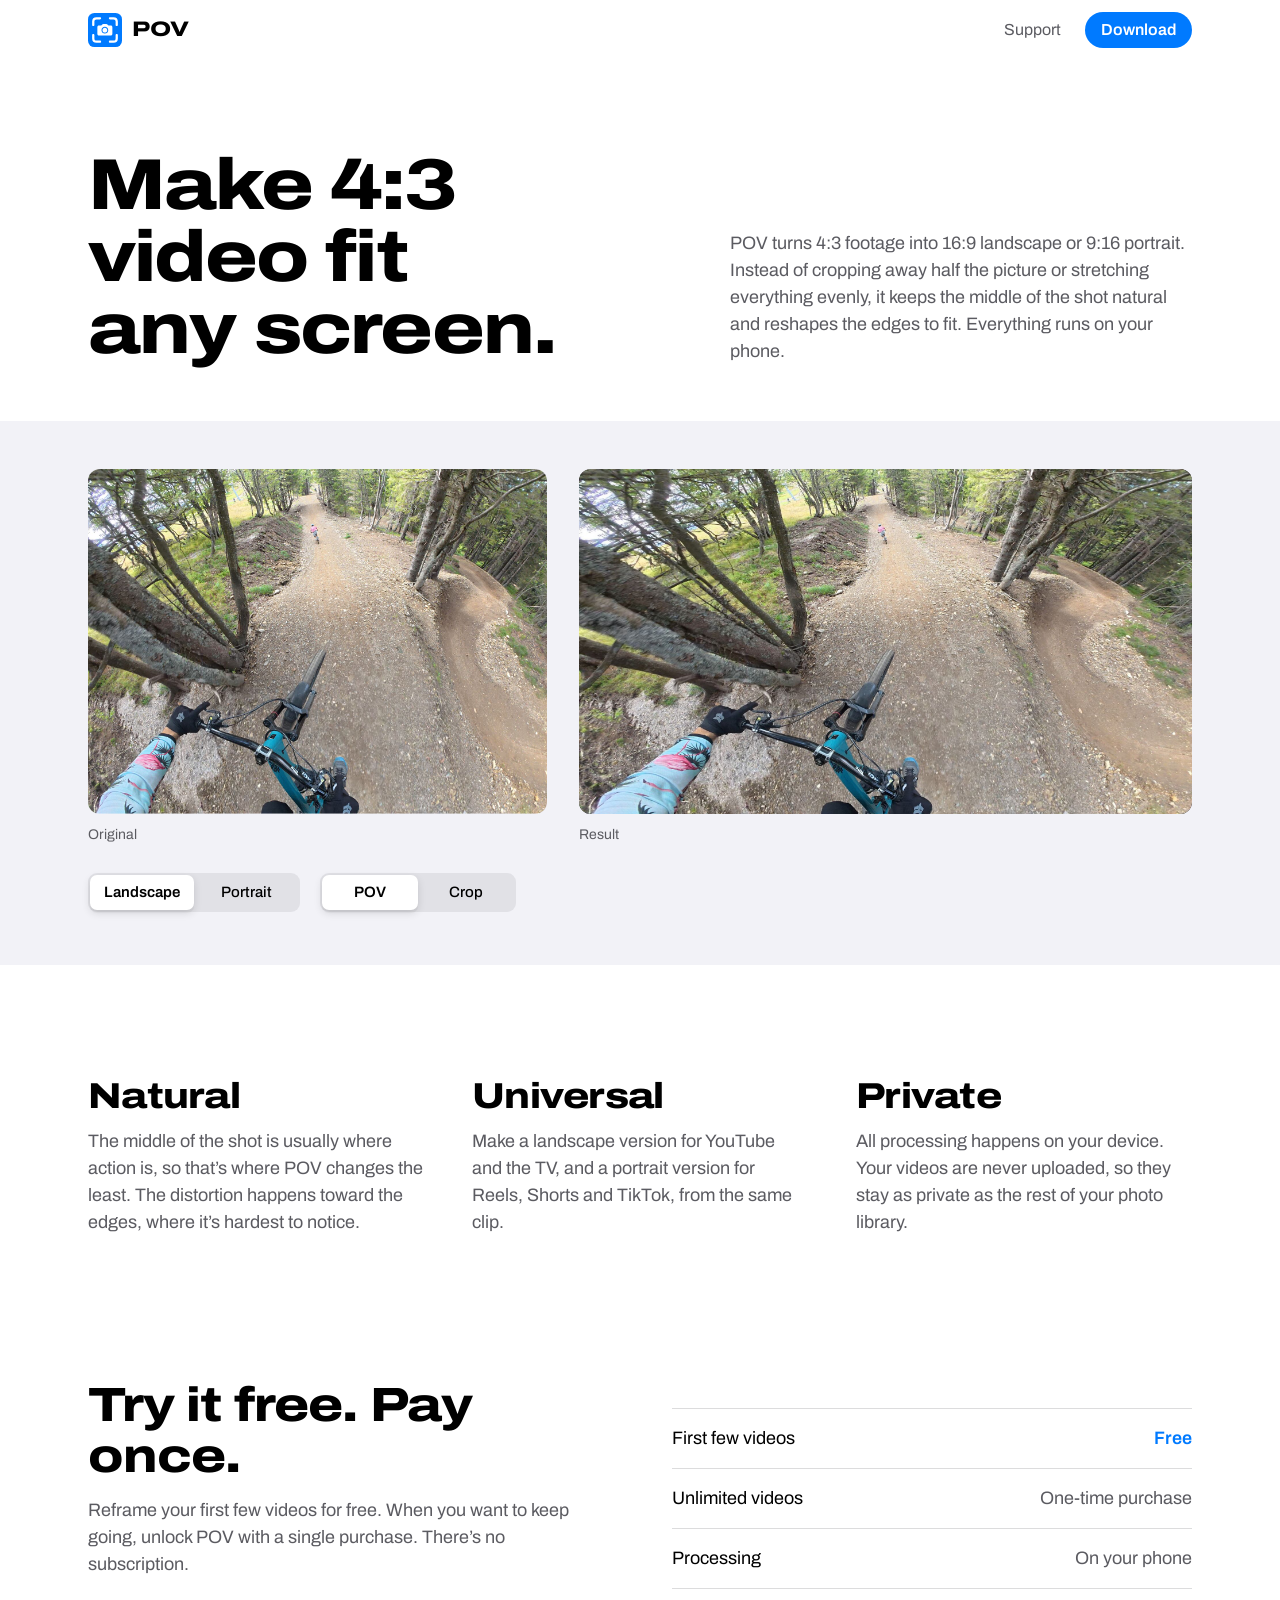
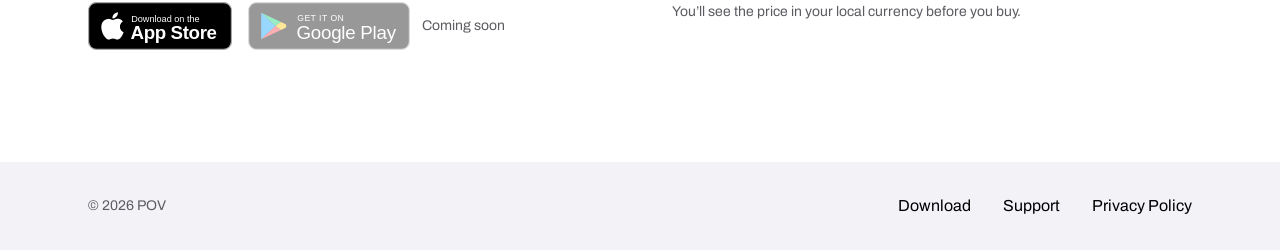
<file: index.html>
<!doctype html>
<html lang="en">
  <head>
    <meta charset="utf-8" />
    <meta name="viewport" content="width=device-width, initial-scale=1" />
    <title>POV – Reframe 4:3 video for any screen</title>
    <meta
      name="description"
      content="POV is a phone app that turns 4:3 video into 16:9 landscape or 9:16 portrait by keeping the middle of the shot natural and reshaping the edges, instead of just cropping or stretching. Everything runs on your device."
    />
    <meta
      name="theme-color"
      content="#ffffff"
      media="(prefers-color-scheme: light)"
    />
    <meta
      name="theme-color"
      content="#000000"
      media="(prefers-color-scheme: dark)"
    />
    <link rel="preconnect" href="https://fonts.googleapis.com" />
    <link rel="preconnect" href="https://fonts.gstatic.com" crossorigin />
    <link
      href="https://fonts.googleapis.com/css2?family=Archivo:wdth,wght@62..125,100..900&display=swap"
      rel="stylesheet"
    />
    <link rel="icon" href="assets/app-icon.svg" type="image/svg+xml" />
    <link rel="stylesheet" href="styles.css" />
    <script src="site.js"></script>
    <style>
      .badges {
        display: flex;
        flex-wrap: wrap;
        align-items: center;
        gap: 12px 16px;
      }

      .badge {
        display: inline-flex;
        align-items: center;
        gap: 12px;
        border-radius: 9px;
      }

      .badge svg {
        display: block;
        height: 48px;
      }

      .badge--apple svg {
        width: 144px;
      }

      .badge--soon svg {
        width: 162px;
        opacity: 0.4;
      }

      .badge--soon span {
        font-size: 0.875rem;
        color: var(--ink-2);
      }

      /* Hero */

      .hero .wrap {
        display: grid;
        grid-template-columns: 1fr;
        gap: 24px 64px;
        padding-top: clamp(32px, 7vw, 88px);
        padding-bottom: clamp(32px, 5vw, 56px);
      }

      @media (min-width: 900px) {
        .hero .wrap {
          grid-template-columns: 1.25fr 1fr;
          align-items: end;
        }
      }

      .hero h1 {
        margin: 0;
        font-size: clamp(2.5rem, 6.4vw, 4.5rem);
        line-height: 1;
        font-weight: 800;
        font-variation-settings: "wdth" 118;
        letter-spacing: -0.025em;
        max-width: 11ch;
        text-wrap: balance;
      }

      .hero-copy p {
        margin: 0;
        max-width: var(--measure);
        color: var(--ink-2);
      }

      /* Demo */

      .band {
        background: var(--grouped);
      }

      /* Must come after .band: grouped is black in dark mode, which would hide the band. */
      @media (prefers-color-scheme: dark) {
        .band {
          background: #1c1c1e;
        }
      }

      .demo .wrap {
        padding-top: clamp(24px, 4vw, 48px);
        padding-bottom: clamp(24px, 4vw, 48px);
      }

      .demo-frames {
        --frame-gap: clamp(12px, 2.5vw, 32px);
        display: flex;
        align-items: flex-start;
        gap: var(--frame-gap);
      }

      .frame {
        margin: 0;
        min-width: 0;
      }

      .frame figcaption {
        margin-top: 10px;
        font-size: 0.875rem;
        color: var(--ink-2);
      }

      /* Flex-grow equal to each frame's aspect ratio keeps both at the same height,
         so the original and the result are shown at the same scale. */
      .frame--source {
        flex: 1.3333 1 0;
      }

      .frame--output {
        flex: var(--out-ar, 1.7778) 1 0;
      }

      .stage,
      .output {
        position: relative;
        border-radius: 12px;
        overflow: hidden;
      }

      .stage {
        aspect-ratio: 4 / 3;
      }

      .output {
        aspect-ratio: var(--out-ar, 1.7778);
        background: #000;
      }

      .stage svg {
        display: block;
        width: 100%;
        height: 100%;
      }

      /* Registered so the output shape animates between formats. */
      @property --out-ar {
        syntax: "<number>";
        inherits: true;
        initial-value: 1.7778;
      }

      .demo {
        --out-ar: 1.7778;
        transition: --out-ar 0.55s cubic-bezier(0.33, 1, 0.68, 1);
      }

      .demo[data-format="portrait"] {
        --out-ar: 0.5625;
      }

      /* One image per result, stacked; only the one matching the controls is shown.
         Crop is the original photo covering the output, which is exactly a centered crop. */
      .output img {
        position: absolute;
        inset: 0;
        width: 100%;
        height: 100%;
        object-fit: cover;
        opacity: 0;
        transition: opacity 0.35s ease;
      }

      .demo[data-mode="crop"] .output-crop,
      .demo[data-mode="pov"][data-format="landscape"] .output-landscape,
      .demo[data-mode="pov"][data-format="portrait"] .output-portrait {
        opacity: 1;
      }

      .crop {
        position: absolute;
        left: 0;
        top: 0;
        width: 100%;
        height: 100%;
        border: 2px solid #fff;
        border-radius: 3px;
        box-shadow: 0 0 0 200vmax var(--dim);
        pointer-events: none;
        opacity: 0;
        transition:
          left 0.55s cubic-bezier(0.33, 1, 0.68, 1),
          top 0.55s cubic-bezier(0.33, 1, 0.68, 1),
          width 0.55s cubic-bezier(0.33, 1, 0.68, 1),
          height 0.55s cubic-bezier(0.33, 1, 0.68, 1),
          opacity 0.35s ease;
      }

      /* The part of the 4:3 original each result uses. POV landscape uses all of it. */
      .demo[data-mode="pov"][data-format="portrait"] .crop {
        left: 21.875%;
        width: 56.25%;
        opacity: 1;
      }

      .demo[data-mode="crop"][data-format="landscape"] .crop {
        top: 12.5%;
        height: 75%;
        opacity: 1;
      }

      .demo[data-mode="crop"][data-format="portrait"] .crop {
        left: 28.9063%;
        width: 42.1875%;
        opacity: 1;
      }

      @media (prefers-reduced-motion: reduce) {
        .demo,
        .output img,
        .crop {
          transition: none;
        }
      }

      .demo-controls {
        display: flex;
        flex-wrap: wrap;
        align-items: center;
        gap: 12px 20px;
        margin-top: 24px;
      }

      .segmented {
        display: inline-grid;
        grid-auto-flow: column;
        grid-auto-columns: 1fr;
        margin: 0;
        padding: 2px;
        border: 0;
        border-radius: 9px;
        background: var(--track);
        position: relative;
      }

      .segmented input {
        position: absolute;
        opacity: 0;
        pointer-events: none;
      }

      .segmented label {
        display: block;
        min-width: 6rem;
        padding: 6px 14px;
        border-radius: 7px;
        text-align: center;
        font-size: 0.9375rem;
        font-weight: 500;
        cursor: pointer;
        user-select: none;
        position: relative;
        z-index: 1;
        transition: font-weight 0.2s ease;
      }

      .segmented input:checked + label {
        font-weight: 600;
      }

      /* One shared thumb that slides under whichever option is checked. */
      .segmented-thumb {
        position: absolute;
        top: 2px;
        bottom: 2px;
        left: 2px;
        width: calc((100% - 4px) / var(--options, 2));
        border-radius: 7px;
        background: var(--thumb);
        box-shadow: var(--thumb-shadow);
        transition:
          transform 0.32s cubic-bezier(0.3, 1.25, 0.5, 1),
          scale 0.15s ease;
      }

      .segmented:has(input:nth-of-type(2):checked) .segmented-thumb {
        transform: translateX(100%);
      }

      .segmented:has(input:nth-of-type(3):checked) .segmented-thumb {
        transform: translateX(200%);
      }

      .segmented:active .segmented-thumb {
        scale: 0.96;
      }

      .segmented input:focus-visible + label {
        outline: 3px solid var(--blue);
        outline-offset: 1px;
      }

      .demo-caption {
        flex: 1 1 100%;
        margin: 0;
        font-size: 1rem;
        color: var(--ink-2);
        max-width: var(--measure);
        min-height: 3em;
      }

      @media (max-width: 700px) {
        .demo[data-format="landscape"] .demo-frames {
          flex-direction: column;
          align-items: stretch;
        }
        .demo[data-format="landscape"] .frame {
          flex: none;
        }
        .segmented label {
          min-width: 0;
          padding: 6px 10px;
        }
        .segmented {
          flex: 1 1 100%;
        }
      }

      /* Points */

      .points .wrap {
        padding-top: clamp(56px, 9vw, 112px);
        padding-bottom: clamp(40px, 6vw, 72px);
      }

      .points dl {
        display: grid;
        grid-template-columns: 1fr;
        gap: 32px 48px;
        margin: 0;
      }

      @media (min-width: 800px) {
        .points dl {
          grid-template-columns: repeat(3, 1fr);
        }
      }

      .points dt {
        font-size: clamp(1.75rem, 3vw, 2.25rem);
        line-height: 1.1;
        font-weight: 800;
        font-variation-settings: "wdth" 118;
        letter-spacing: -0.02em;
        margin-bottom: 12px;
      }

      .points dd {
        margin: 0;
        color: var(--ink-2);
        max-width: var(--measure);
      }

      /* Pricing */

      .pricing .wrap {
        display: grid;
        grid-template-columns: 1fr;
        gap: 32px 64px;
        padding-top: clamp(40px, 6vw, 72px);
        padding-bottom: clamp(56px, 9vw, 112px);
      }

      @media (min-width: 900px) {
        .pricing .wrap {
          grid-template-columns: 1fr 1fr;
          align-items: center;
        }
      }

      .pricing h2 {
        margin: 0 0 16px;
        font-size: clamp(2.25rem, 4.5vw, 3rem);
        line-height: 1.05;
        font-weight: 800;
        font-variation-settings: "wdth" 118;
        letter-spacing: -0.02em;
      }

      .pricing p {
        margin: 0 0 24px;
        color: var(--ink-2);
        max-width: var(--measure);
      }

      .terms ul {
        list-style: none;
        margin: 0;
        padding: 0;
        border-top: 1px solid var(--separator);
      }

      .terms li {
        display: flex;
        justify-content: space-between;
        align-items: baseline;
        gap: 16px;
        padding: 16px 0;
        border-bottom: 1px solid var(--separator);
      }

      .terms li span:last-child {
        color: var(--ink-2);
        text-align: right;
      }

      .terms li strong {
        color: var(--blue);
        font-weight: 600;
      }

      .terms .footnote {
        margin: 12px 0 0;
        font-size: 0.875rem;
        color: var(--ink-2);
      }

      @media (prefers-reduced-motion: reduce) {
        .frame--output,
        .segmented label,
        .segmented-thumb {
          transition: none;
        }
      }
    </style>
  </head>
  <body>
    <!--
      TODO: Replace these hand-drawn badges with the official artwork before launch:
      App Store: https://developer.apple.com/app-store/marketing/guidelines/ (Apple Marketing Tools)
      Google Play: https://play.google.com/intl/en_us/badges/
    -->
    <svg width="0" height="0" style="position: absolute" aria-hidden="true">
      <symbol id="badge-app-store" viewBox="0 0 120 40">
        <rect
          x="0.5"
          y="0.5"
          width="119"
          height="39"
          rx="6.5"
          fill="#000"
          stroke="#a6a6a6"
        />
        <path
          transform="translate(9 8.5) scale(0.95)"
          fill="#fff"
          d="M12.152 6.896c-.948 0-2.415-1.078-3.96-1.04-2.04.027-3.91 1.183-4.961 3.014-2.117 3.675-.546 9.103 1.519 12.09 1.013 1.454 2.208 3.09 3.792 3.039 1.52-.065 2.09-.987 3.935-.987 1.831 0 2.35.987 3.96.948 1.637-.026 2.676-1.48 3.676-2.948 1.156-1.688 1.636-3.325 1.662-3.415-.039-.013-3.182-1.221-3.22-4.857-.026-3.04 2.48-4.494 2.597-4.559-1.429-2.09-3.623-2.324-4.39-2.376-2-.156-3.675 1.09-4.61 1.09zM15.53 3.83c.843-1.012 1.4-2.427 1.245-3.83-1.207.052-2.662.805-3.532 1.818-.78.896-1.454 2.338-1.273 3.714 1.338.104 2.715-.688 3.559-1.701"
        />
        <g
          fill="#fff"
          font-family="-apple-system, BlinkMacSystemFont, 'Helvetica Neue', Helvetica, Arial, sans-serif"
        >
          <text x="36" y="16.5" font-size="7.6">Download on the</text>
          <text
            x="35.4"
            y="31"
            font-size="15.6"
            font-weight="600"
            letter-spacing="-0.3"
          >
            App Store
          </text>
        </g>
      </symbol>
      <symbol id="badge-google-play" viewBox="0 0 135 40">
        <rect
          x="0.5"
          y="0.5"
          width="134"
          height="39"
          rx="6.5"
          fill="#000"
          stroke="#a6a6a6"
        />
        <g transform="translate(10 8)">
          <path d="M1 1 L13 12 L1 23 Z" fill="#00a0ff" />
          <path d="M1 1 L17.5 8.6 L13 12 Z" fill="#00d26a" />
          <path d="M13 12 L17.5 15.4 L1 23 Z" fill="#ff3a44" />
          <path
            d="M17.5 8.6 L21.4 10.6 Q 22.6 12 21.4 13.4 L17.5 15.4 L13 12 Z"
            fill="#ffc400"
          />
        </g>
        <g
          fill="#fff"
          font-family="'Helvetica Neue', Helvetica, Arial, sans-serif"
        >
          <text x="41" y="15.5" font-size="7.2" letter-spacing="0.4">
            GET IT ON
          </text>
          <text
            x="40.4"
            y="31"
            font-size="15.6"
            font-weight="500"
            letter-spacing="-0.2"
          >
            Google Play
          </text>
        </g>
      </symbol>
    </svg>
    <site-header></site-header>

    <main>
      <section class="hero" aria-labelledby="hero-title">
        <div class="wrap">
          <h1 id="hero-title">Make 4:3 video fit any screen.</h1>
          <div class="hero-copy">
            <p>
              POV turns 4:3 footage into 16:9 landscape or 9:16 portrait.
              Instead of cropping away half the picture or stretching everything
              evenly, it keeps the middle of the shot natural and reshapes the
              edges to fit. Everything runs on your phone.
            </p>
          </div>
        </div>
      </section>

      <section
        class="demo band"
        data-format="landscape"
        data-mode="pov"
        aria-label="Reframing demo"
      >
        <div class="wrap">
          <div class="demo-frames">
            <figure class="frame frame--source">
              <div class="stage">
                <svg
                  id="source"
                  viewBox="0 0 400 300"
                  role="img"
                  aria-label="A 4:3 video frame filmed from a mountain bike: the rider's hands on the handlebars, with another rider ahead on a dirt trail through the forest"
                >
                  <defs>
                    <g id="scene">
                      <image
                        href="assets/demo-original.jpg"
                        width="400"
                        height="300"
                        preserveAspectRatio="none"
                      />
                    </g>
                  </defs>
                  <use href="#scene" />
                </svg>
                <div class="crop"></div>
              </div>
              <figcaption>Original</figcaption>
            </figure>

            <figure class="frame frame--output">
              <div class="output">
                <img
                  class="output-crop"
                  src="assets/demo-original.jpg"
                  alt=""
                />
                <img
                  class="output-landscape"
                  src="assets/demo-landscape.jpg"
                  alt=""
                />
                <img
                  class="output-portrait"
                  src="assets/demo-portrait.jpg"
                  alt=""
                />
              </div>
              <figcaption>Result</figcaption>
            </figure>
          </div>

          <div class="demo-controls">
            <fieldset class="segmented">
              <legend class="visually-hidden">Output format</legend>
              <span class="segmented-thumb" aria-hidden="true"></span>
              <input
                type="radio"
                name="format"
                id="f-landscape"
                value="landscape"
                checked
              />
              <label for="f-landscape">Landscape</label>
              <input
                type="radio"
                name="format"
                id="f-portrait"
                value="portrait"
              />
              <label for="f-portrait">Portrait</label>
            </fieldset>
            <fieldset class="segmented">
              <legend class="visually-hidden">Reframing method</legend>
              <span class="segmented-thumb" aria-hidden="true"></span>
              <input type="radio" name="mode" id="m-pov" value="pov" checked />
              <label for="m-pov">POV</label>
              <input type="radio" name="mode" id="m-crop" value="crop" />
              <label for="m-crop">Crop</label>
            </fieldset>
            <p class="demo-caption" id="caption" aria-live="polite"></p>
          </div>
        </div>
      </section>

      <section class="points" aria-label="Features">
        <div class="wrap">
          <dl>
            <div>
              <dt>Natural</dt>
              <dd>
                The middle of the shot is usually where action is, so that’s
                where POV changes the least. The distortion happens toward the
                edges, where it’s hardest to notice.
              </dd>
            </div>
            <div>
              <dt>Universal</dt>
              <dd>
                Make a landscape version for YouTube and the TV, and a portrait
                version for Reels, Shorts and TikTok, from the same clip.
              </dd>
            </div>
            <div>
              <dt>Private</dt>
              <dd>
                All processing happens on your device. Your videos are never
                uploaded, so they stay as private as the rest of your photo
                library.
              </dd>
            </div>
          </dl>
        </div>
      </section>

      <section class="pricing" id="download" aria-labelledby="pricing-title">
        <div class="wrap">
          <div>
            <h2 id="pricing-title">Try it free. Pay once.</h2>
            <p>
              Reframe your first few videos for free. When you want to keep
              going, unlock POV with a single purchase. There’s no subscription.
            </p>
            <div class="badges">
              <a
                class="badge badge--apple"
                href="https://apps.apple.com/app/pov-video-reframe/id6821033687"
                aria-label="Download on the App Store"
              >
                <svg aria-hidden="true"><use href="#badge-app-store" /></svg>
              </a>
              <span
                class="badge badge--soon"
                role="img"
                aria-label="Google Play: coming soon"
              >
                <svg aria-hidden="true"><use href="#badge-google-play" /></svg>
                <span aria-hidden="true">Coming soon</span>
              </span>
            </div>
          </div>
          <div class="terms">
            <ul>
              <li>
                <span>First few videos</span><span><strong>Free</strong></span>
              </li>
              <li>
                <span>Unlimited videos</span><span>One-time purchase</span>
              </li>
              <li><span>Processing</span><span>On your phone</span></li>
            </ul>
            <p class="footnote">
              You’ll see the price in your local currency before you buy.
            </p>
          </div>
        </div>
      </section>
    </main>

    <site-footer></site-footer>

    <script>
      (function () {
        var CAPTIONS = {
          "pov-landscape": "",
          "pov-portrait":
            "POV keeps a wider slice of the shot than a plain crop, and stretches it taller toward the top and bottom so the middle still looks natural.",
          "crop-landscape":
            "Cropping to landscape cuts off the top and bottom of the shot, including the rider’s hands on the handlebars.",
          "crop-portrait":
            "Cropping to portrait keeps only a narrow strip from the middle of the shot.",
        };

        var demo = document.querySelector(".demo");
        var caption = document.getElementById("caption");

        // The styles key off data-format and data-mode to pick the result image, the
        // output shape and the crop outline.
        function update() {
          var format = demo.querySelector('input[name="format"]:checked').value;
          var mode = demo.querySelector('input[name="mode"]:checked').value;
          demo.dataset.format = format;
          demo.dataset.mode = mode;
          caption.textContent = CAPTIONS[mode + "-" + format];
        }

        demo.querySelectorAll("input").forEach(function (el) {
          el.addEventListener("change", update);
        });
        update();
      })();
    </script>
  </body>
</html>
</file>
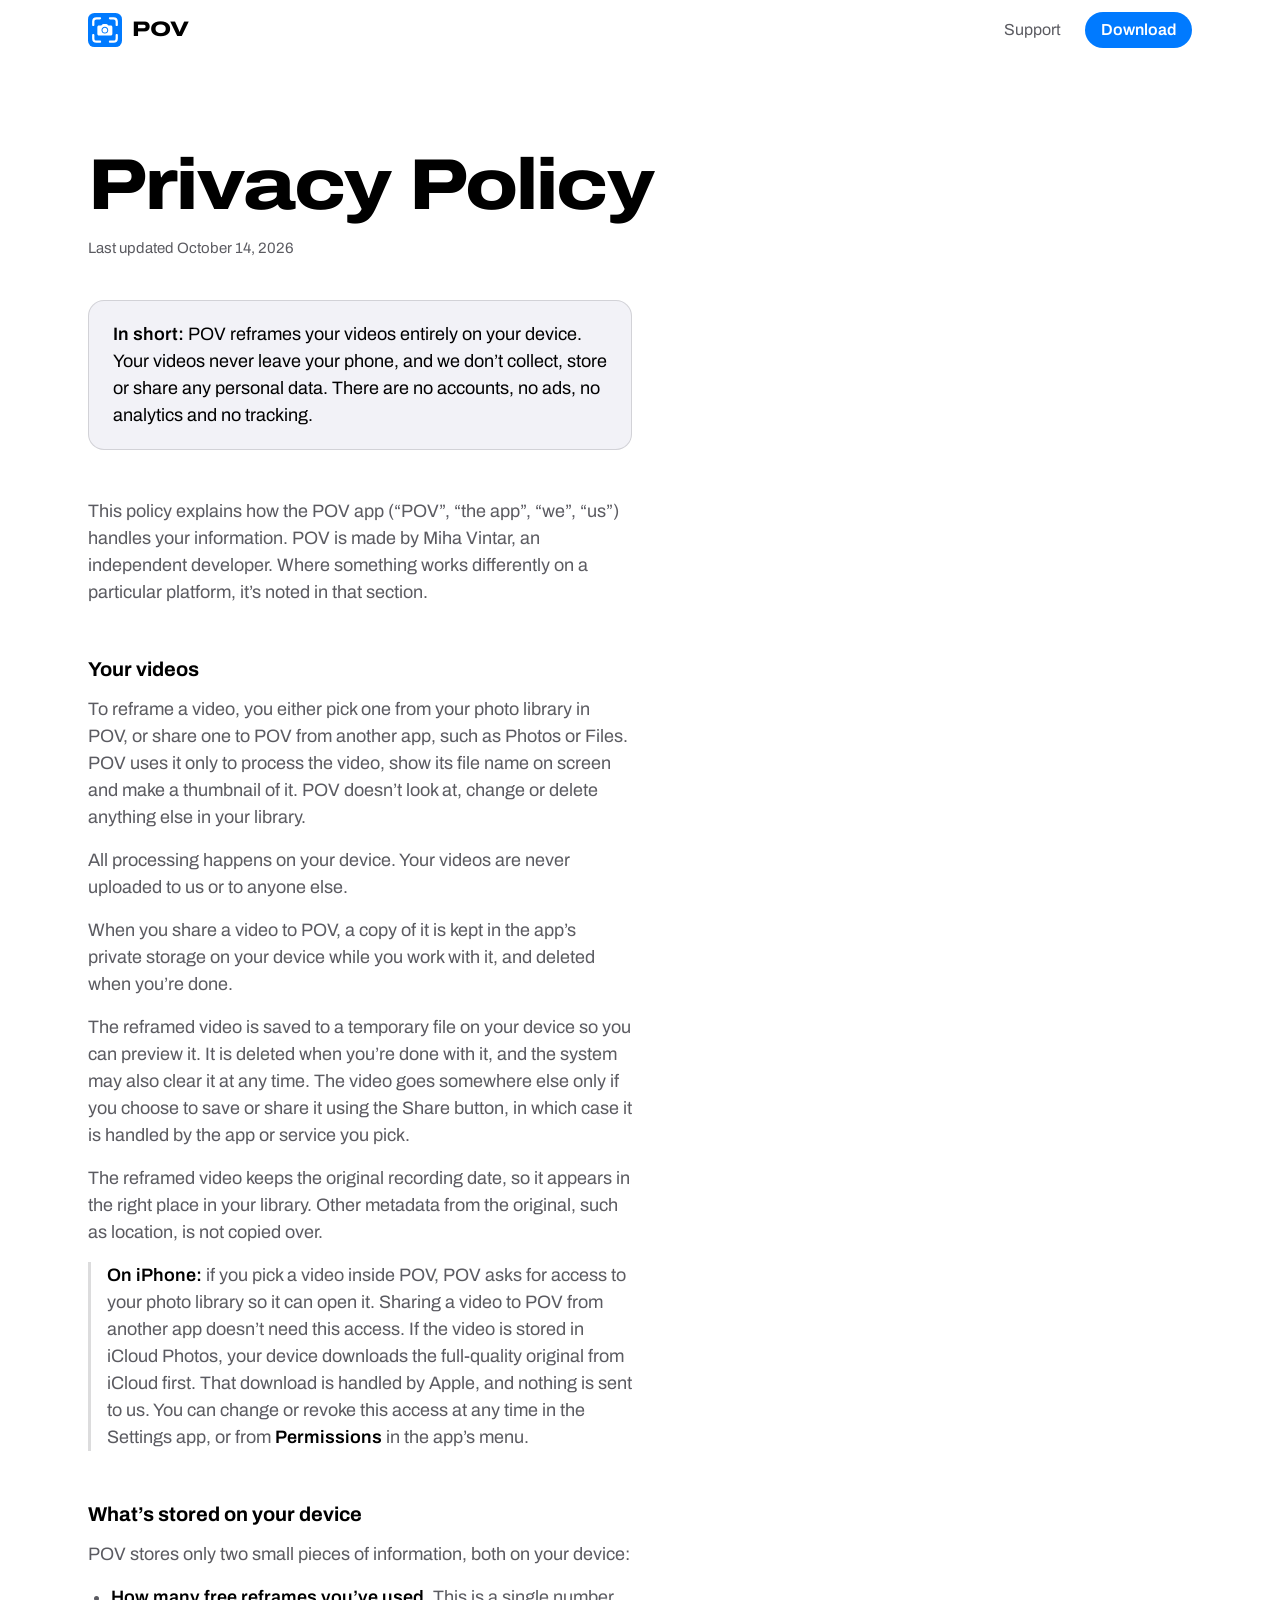
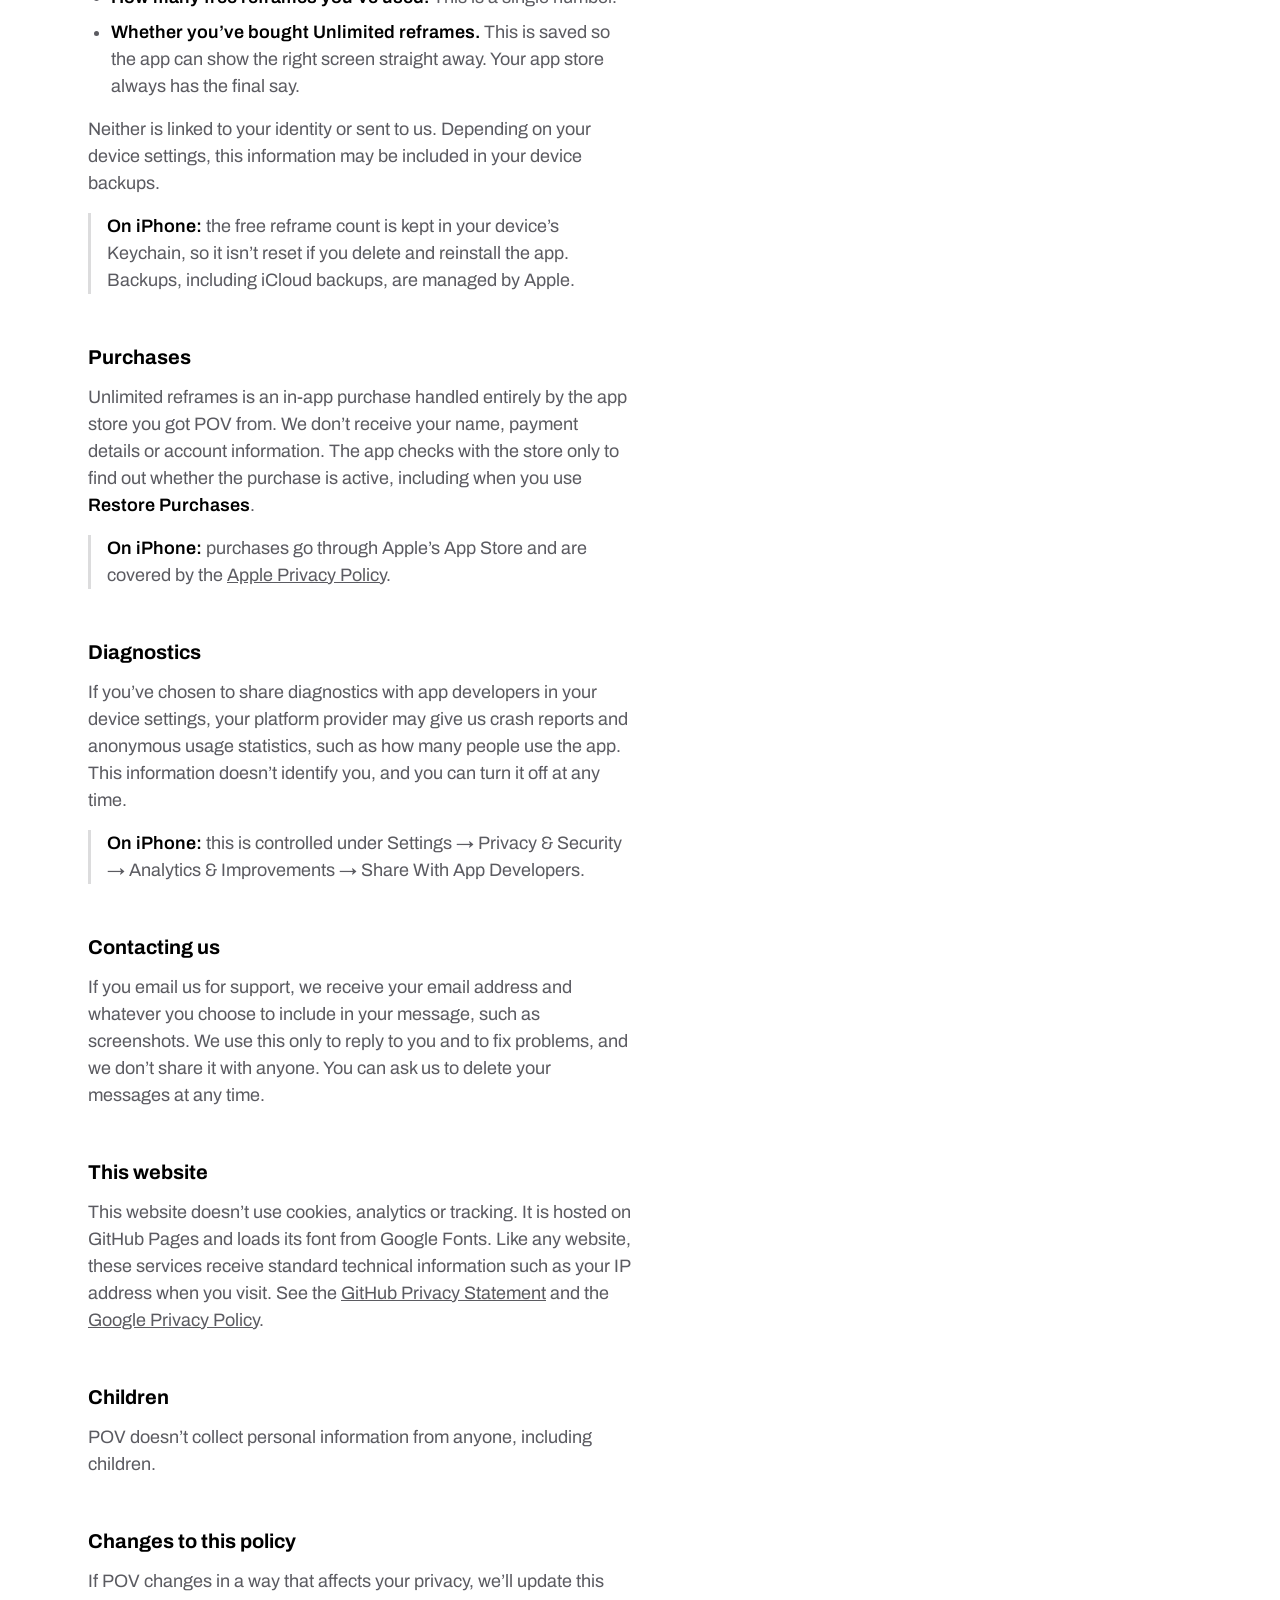
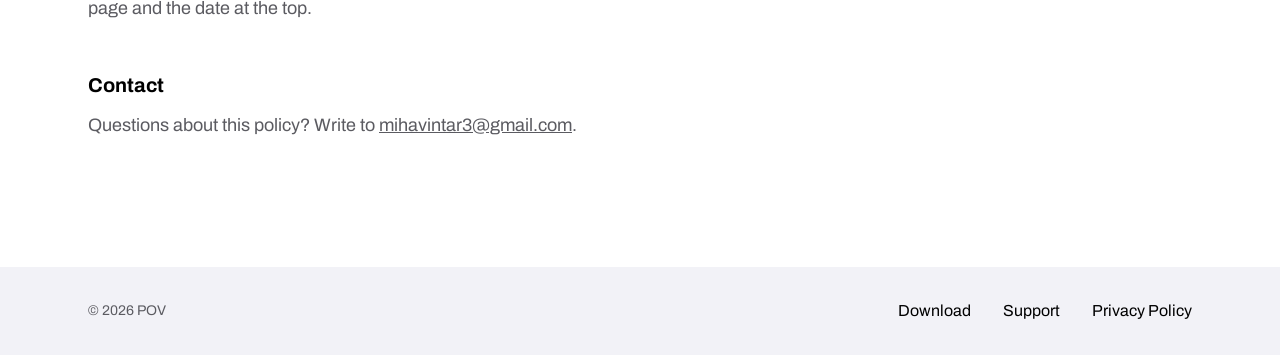
<file: privacy-policy/index.html>
<!doctype html>
<html lang="en">
  <head>
    <meta charset="utf-8" />
    <meta name="viewport" content="width=device-width, initial-scale=1" />
    <title>Privacy Policy – POV</title>
    <meta
      name="description"
      content="POV reframes your videos on your phone. It doesn't collect, upload or share your videos or personal data."
    />
    <meta
      name="theme-color"
      content="#ffffff"
      media="(prefers-color-scheme: light)"
    />
    <meta
      name="theme-color"
      content="#000000"
      media="(prefers-color-scheme: dark)"
    />
    <link rel="preconnect" href="https://fonts.googleapis.com" />
    <link rel="preconnect" href="https://fonts.gstatic.com" crossorigin />
    <link
      href="https://fonts.googleapis.com/css2?family=Archivo:wdth,wght@62..125,100..900&display=swap"
      rel="stylesheet"
    />
    <link rel="icon" href="../assets/app-icon.svg" type="image/svg+xml" />
    <link rel="stylesheet" href="../styles.css" />
    <script src="../site.js"></script>
    <style>
      .policy .wrap {
        padding-top: clamp(32px, 7vw, 88px);
        padding-bottom: clamp(56px, 9vw, 112px);
      }

      .policy h1 {
        margin: 0 0 16px;
        font-size: clamp(2.5rem, 6.4vw, 4.5rem);
        line-height: 1;
        font-weight: 800;
        font-variation-settings: "wdth" 118;
        letter-spacing: -0.025em;
      }

      .policy .updated {
        margin: 0 0 40px;
        color: var(--ink-2);
        font-size: 0.9375rem;
      }

      .policy .summary {
        max-width: var(--measure);
        margin: 0 0 48px;
        padding: 20px 24px;
        border-radius: 16px;
        background: var(--grouped);
        border: 1px solid var(--separator);
      }

      .policy .summary p {
        margin: 0;
        color: var(--ink);
      }

      .policy h2 {
        margin: 48px 0 12px;
        font-size: 1.25rem;
        font-weight: 700;
      }

      .policy h3 {
        margin: 24px 0 8px;
        font-size: 1.0625rem;
        font-weight: 600;
      }

      .policy p,
      .policy ul {
        margin: 0 0 16px;
        max-width: var(--measure);
        color: var(--ink-2);
      }

      .policy ul {
        padding-left: 1.25em;
      }

      .policy li {
        margin-bottom: 8px;
      }

      .policy .note {
        padding-left: 16px;
        border-left: 3px solid var(--separator);
      }

      .policy strong {
        color: var(--ink);
        font-weight: 600;
      }

      .email {
        overflow-wrap: anywhere;
      }
    </style>
  </head>
  <body>
    <site-header></site-header>

    <main>
      <section class="policy" aria-labelledby="policy-title">
        <div class="wrap">
          <h1 id="policy-title">Privacy Policy</h1>
          <p class="updated">Last updated October 14, 2026</p>

          <div class="summary">
            <p>
              <strong>In short:</strong> POV reframes your videos entirely on
              your device. Your videos never leave your phone, and we don’t
              collect, store or share any personal data. There are no accounts,
              no ads, no analytics and no tracking.
            </p>
          </div>

          <p>
            This policy explains how the POV app (“POV”, “the app”, “we”, “us”)
            handles your information. POV is made by Miha Vintar, an independent
            developer. Where something works differently on a particular
            platform, it’s noted in that section.
          </p>

          <h2>Your videos</h2>
          <p>
            To reframe a video, you either pick one from your photo library in
            POV, or share one to POV from another app, such as Photos or Files.
            POV uses it only to process the video, show its file name on screen
            and make a thumbnail of it. POV doesn’t look at, change or delete
            anything else in your library.
          </p>
          <p>
            All processing happens on your device. Your videos are never
            uploaded to us or to anyone else.
          </p>
          <p>
            When you share a video to POV, a copy of it is kept in the app’s
            private storage on your device while you work with it, and deleted
            when you’re done.
          </p>
          <p>
            The reframed video is saved to a temporary file on your device so
            you can preview it. It is deleted when you’re done with it, and the
            system may also clear it at any time. The video goes somewhere else
            only if you choose to save or share it using the Share button, in
            which case it is handled by the app or service you pick.
          </p>
          <p>
            The reframed video keeps the original recording date, so it appears
            in the right place in your library. Other metadata from the
            original, such as location, is not copied over.
          </p>
          <p class="note">
            <strong>On iPhone:</strong> if you pick a video inside POV, POV asks
            for access to your photo library so it can open it. Sharing a video
            to POV from another app doesn’t need this access. If the video is
            stored in iCloud Photos, your device downloads the full-quality
            original from iCloud first. That download is handled by Apple, and
            nothing is sent to us. You can change or revoke this access at any
            time in the Settings app, or from <strong>Permissions</strong> in
            the app’s menu.
          </p>

          <h2>What’s stored on your device</h2>
          <p>
            POV stores only two small pieces of information, both on your
            device:
          </p>
          <ul>
            <li>
              <strong>How many free reframes you’ve used.</strong> This is a
              single number.
            </li>
            <li>
              <strong>Whether you’ve bought Unlimited reframes.</strong> This is
              saved so the app can show the right screen straight away. Your app
              store always has the final say.
            </li>
          </ul>
          <p>
            Neither is linked to your identity or sent to us. Depending on your
            device settings, this information may be included in your device
            backups.
          </p>
          <p class="note">
            <strong>On iPhone:</strong> the free reframe count is kept in your
            device’s Keychain, so it isn’t reset if you delete and reinstall the
            app. Backups, including iCloud backups, are managed by Apple.
          </p>

          <h2>Purchases</h2>
          <p>
            Unlimited reframes is an in-app purchase handled entirely by the app
            store you got POV from. We don’t receive your name, payment details
            or account information. The app checks with the store only to find
            out whether the purchase is active, including when you use
            <strong>Restore Purchases</strong>.
          </p>
          <p class="note">
            <strong>On iPhone:</strong> purchases go through Apple’s App Store
            and are covered by the
            <a href="https://www.apple.com/legal/privacy/"
              >Apple Privacy Policy</a
            >.
          </p>

          <h2>Diagnostics</h2>
          <p>
            If you’ve chosen to share diagnostics with app developers in your
            device settings, your platform provider may give us crash reports
            and anonymous usage statistics, such as how many people use the app.
            This information doesn’t identify you, and you can turn it off at
            any time.
          </p>
          <p class="note">
            <strong>On iPhone:</strong> this is controlled under Settings →
            Privacy &amp; Security → Analytics &amp; Improvements → Share With
            App Developers.
          </p>

          <h2>Contacting us</h2>
          <p>
            If you email us for support, we receive your email address and
            whatever you choose to include in your message, such as screenshots.
            We use this only to reply to you and to fix problems, and we don’t
            share it with anyone. You can ask us to delete your messages at any
            time.
          </p>

          <h2>This website</h2>
          <p>
            This website doesn’t use cookies, analytics or tracking. It is
            hosted on GitHub Pages and loads its font from Google Fonts. Like
            any website, these services receive standard technical information
            such as your IP address when you visit. See the
            <a
              href="https://docs.github.com/en/site-policy/privacy-policies/github-general-privacy-statement"
              >GitHub Privacy Statement</a
            >
            and the
            <a href="https://policies.google.com/privacy"
              >Google Privacy Policy</a
            >.
          </p>

          <h2>Children</h2>
          <p>
            POV doesn’t collect personal information from anyone, including
            children.
          </p>

          <h2>Changes to this policy</h2>
          <p>
            If POV changes in a way that affects your privacy, we’ll update this
            page and the date at the top.
          </p>

          <h2>Contact</h2>
          <p>
            Questions about this policy? Write to
            <a class="email" href="mailto:mihavintar3@gmail.com"
              >mihavintar3@gmail.com</a
            >.
          </p>
        </div>
      </section>
    </main>

    <site-footer></site-footer>
  </body>
</html>
</file>
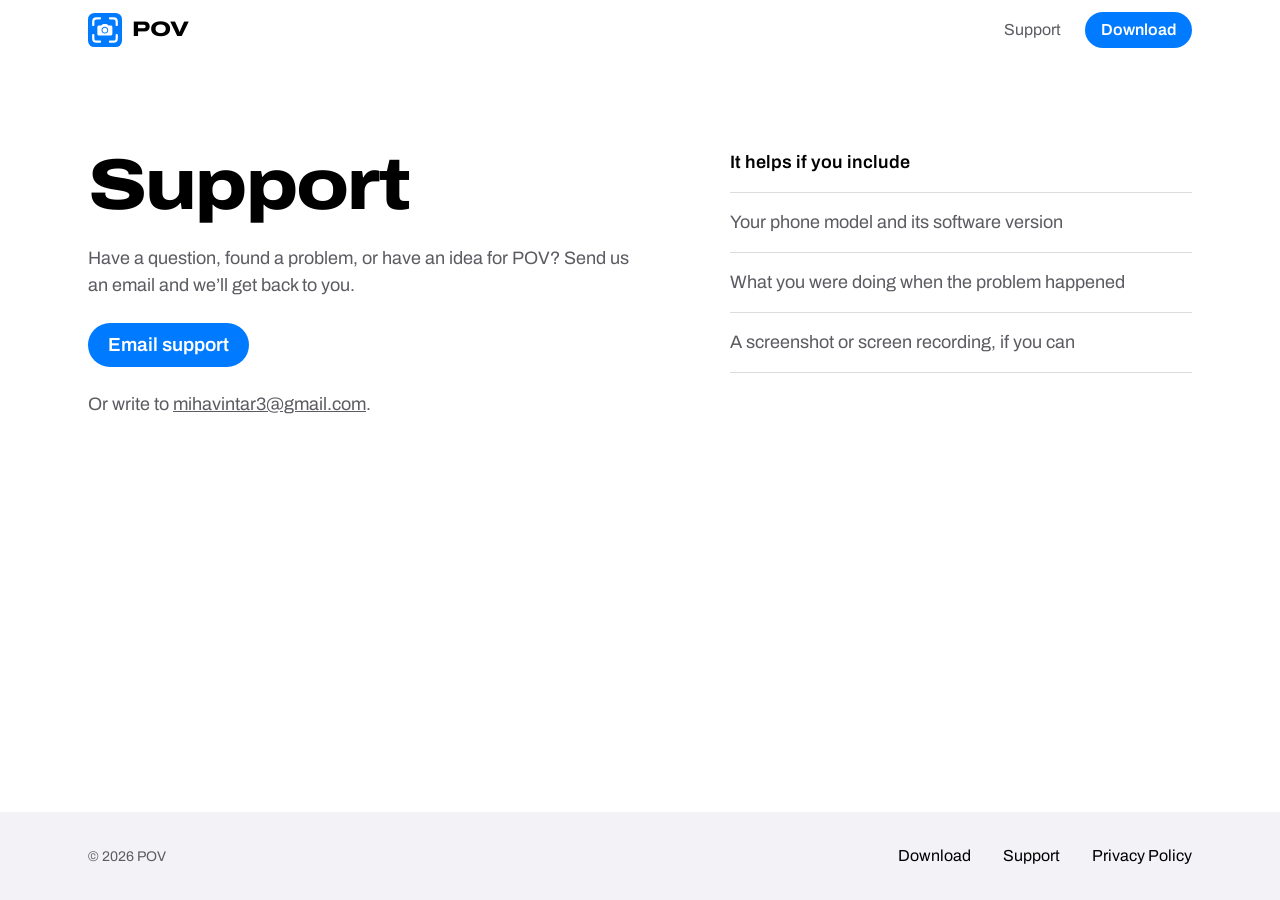
<file: support/index.html>
<!doctype html>
<html lang="en">
  <head>
    <meta charset="utf-8" />
    <meta name="viewport" content="width=device-width, initial-scale=1" />
    <title>Support – POV</title>
    <meta
      name="description"
      content="Get help with POV. Email us with questions, problems or feedback."
    />
    <meta
      name="theme-color"
      content="#ffffff"
      media="(prefers-color-scheme: light)"
    />
    <meta
      name="theme-color"
      content="#000000"
      media="(prefers-color-scheme: dark)"
    />
    <link rel="preconnect" href="https://fonts.googleapis.com" />
    <link rel="preconnect" href="https://fonts.gstatic.com" crossorigin />
    <link
      href="https://fonts.googleapis.com/css2?family=Archivo:wdth,wght@62..125,100..900&display=swap"
      rel="stylesheet"
    />
    <link rel="icon" href="../assets/app-icon.svg" type="image/svg+xml" />
    <link rel="stylesheet" href="../styles.css" />
    <script src="../site.js"></script>
    <style>
      /* Keep the footer at the bottom of the window on this short page. */
      body {
        display: flex;
        flex-direction: column;
        min-height: 100vh;
        min-height: 100dvh;
      }

      main {
        flex: 1;
      }

      .support .wrap {
        display: grid;
        grid-template-columns: 1fr;
        gap: 40px 64px;
        padding-top: clamp(32px, 7vw, 88px);
        padding-bottom: clamp(56px, 9vw, 112px);
      }

      @media (min-width: 900px) {
        .support .wrap {
          grid-template-columns: 1.25fr 1fr;
        }
      }

      .support h1 {
        margin: 0 0 24px;
        font-size: clamp(2.5rem, 6.4vw, 4.5rem);
        line-height: 1;
        font-weight: 800;
        font-variation-settings: "wdth" 118;
        letter-spacing: -0.025em;
      }

      .support p {
        margin: 0 0 24px;
        max-width: var(--measure);
        color: var(--ink-2);
      }

      .support h2 {
        margin: 0 0 16px;
        font-size: 1.125rem;
        font-weight: 600;
      }

      .support ul {
        list-style: none;
        margin: 0;
        padding: 0;
        border-top: 1px solid var(--separator);
        color: var(--ink-2);
      }

      .support li {
        padding: 16px 0;
        border-bottom: 1px solid var(--separator);
      }

      .email {
        overflow-wrap: anywhere;
      }
    </style>
  </head>
  <body>
    <site-header></site-header>

    <main>
      <section class="support" aria-labelledby="support-title">
        <div class="wrap">
          <div>
            <h1 id="support-title">Support</h1>
            <p>
              Have a question, found a problem, or have an idea for POV? Send us
              an email and we’ll get back to you.
            </p>
            <p>
              <a
                class="button"
                href="mailto:mihavintar3@gmail.com?subject=POV%20support"
                >Email support</a
              >
            </p>
            <p>
              Or write to
              <a class="email" href="mailto:mihavintar3@gmail.com"
                >mihavintar3@gmail.com</a
              >.
            </p>
          </div>
          <div>
            <h2>It helps if you include</h2>
            <ul>
              <li>Your phone model and its software version</li>
              <li>What you were doing when the problem happened</li>
              <li>A screenshot or screen recording, if you can</li>
            </ul>
          </div>
        </div>
      </section>
    </main>

    <site-footer></site-footer>
  </body>
</html>
</file>
<file: styles.css>
/* Shared by every page: design tokens, base styles, header and footer. */

:root {
  --blue: #007aff;
  --bg: #ffffff;
  --grouped: #f2f2f7;
  --ink: #000000;
  --ink-2: #5b5b61;
  --separator: rgba(60, 60, 67, 0.18);
  --track: rgba(118, 118, 128, 0.14);
  --thumb: #ffffff;
  --thumb-shadow: 0 3px 8px rgba(0, 0, 0, 0.12), 0 3px 1px rgba(0, 0, 0, 0.04);

  --dim: rgba(0, 0, 0, 0.52);

  --bar: rgba(255, 255, 255, 0.78);
  --font:
    "Archivo", -apple-system, BlinkMacSystemFont, "Helvetica Neue", sans-serif;
  --measure: 34rem;
  --gutter: clamp(16px, 4vw, 48px);
  --max: 1200px;
  color-scheme: light dark;
}

@media (prefers-color-scheme: dark) {
  :root {
    --blue: #0a84ff;
    --bg: #000000;
    --grouped: #000000;
    --ink: #ffffff;
    --ink-2: #a1a1a8;
    --separator: rgba(84, 84, 88, 0.6);
    --track: rgba(118, 118, 128, 0.24);
    --thumb: #636366;
    --thumb-shadow: none;
    --bar: rgba(0, 0, 0, 0.72);

    --dim: rgba(0, 0, 0, 0.6);
  }
}

*,
*::before,
*::after {
  box-sizing: border-box;
}

html {
  scroll-behavior: smooth;
  scroll-padding-top: 72px;
  -webkit-text-size-adjust: 100%;
}

body {
  margin: 0;
  background: var(--bg);
  color: var(--ink);
  font-family: var(--font);
  font-size: 1.125rem;
  line-height: 1.5;
  font-variation-settings: "wdth" 100;
  -webkit-font-smoothing: antialiased;
}

a {
  color: inherit;
}

:focus-visible {
  outline: 3px solid var(--blue);
  outline-offset: 3px;
  border-radius: 6px;
}

.wrap {
  width: 100%;
  max-width: var(--max);
  margin: 0 auto;
  padding: 0 var(--gutter);
}

.visually-hidden {
  position: absolute;
  width: 1px;
  height: 1px;
  margin: -1px;
  overflow: hidden;
  clip: rect(0 0 0 0);
  white-space: nowrap;
}

/* The custom elements from site.js are only wrappers; their content does the layout. */
site-header,
site-footer {
  display: contents;
}

/* Header */

.site-header {
  position: sticky;
  top: 0;
  z-index: 10;
  background: var(--bar);
  -webkit-backdrop-filter: saturate(180%) blur(20px);
  backdrop-filter: saturate(180%) blur(20px);
  border-bottom: 1px solid transparent;
  transition: border-color 0.2s ease;
}

.site-header[data-scrolled] {
  border-bottom-color: var(--separator);
}

.site-header .wrap {
  display: flex;
  align-items: center;
  justify-content: space-between;
  gap: 16px;
  padding-top: 12px;
  padding-bottom: 12px;
}

.brand {
  display: inline-flex;
  align-items: center;
  gap: 10px;
  text-decoration: none;
  font-weight: 800;
  font-size: 1.3125rem;
  font-variation-settings: "wdth" 125;
  letter-spacing: 0.01em;
}

.brand img {
  display: block;
  width: 34px;
  height: 34px;
  flex: none;
}

.site-nav {
  display: flex;
  align-items: center;
  gap: 24px;
  font-size: 1rem;
}

.site-nav a:not(.button) {
  text-decoration: none;
  color: var(--ink-2);
}

.site-nav a:not(.button):hover,
.site-nav a[aria-current="page"] {
  color: var(--ink);
}

.button {
  display: inline-flex;
  align-items: center;
  gap: 10px;
  min-height: 44px;
  padding: 0 20px;
  border-radius: 999px;
  background: var(--blue);
  color: #fff;
  font-weight: 600;
  font-size: 1.1875rem;
  text-decoration: none;
  white-space: nowrap;
  transition: filter 0.15s ease;
}

.button:hover {
  filter: brightness(1.08);
}

.button:active {
  filter: brightness(0.92);
}

.button--small {
  min-height: 36px;
  padding: 0 16px;
  font-size: 1rem;
}

@media (max-width: 520px) {
  .site-nav .nav-support {
    display: none;
  }
}

/* Footer */

.site-footer {
  background: var(--grouped);
  color: var(--ink-2);
}

.site-footer .wrap {
  display: flex;
  flex-wrap: wrap;
  align-items: center;
  justify-content: space-between;
  gap: 16px 48px;
  padding-top: 32px;
  padding-bottom: 32px;
}

.footer-nav {
  display: flex;
  flex-wrap: wrap;
  gap: 12px 32px;
  font-size: 1rem;
}

.footer-nav a {
  color: var(--ink);
  text-decoration: none;
}

.footer-nav a:hover {
  color: var(--blue);
}

.footer-legal {
  margin: 0;
  font-size: 0.875rem;
}

@media (prefers-reduced-motion: reduce) {
  html {
    scroll-behavior: auto;
  }
  .site-header,
  .button {
    transition: none;
  }
}
</file>
